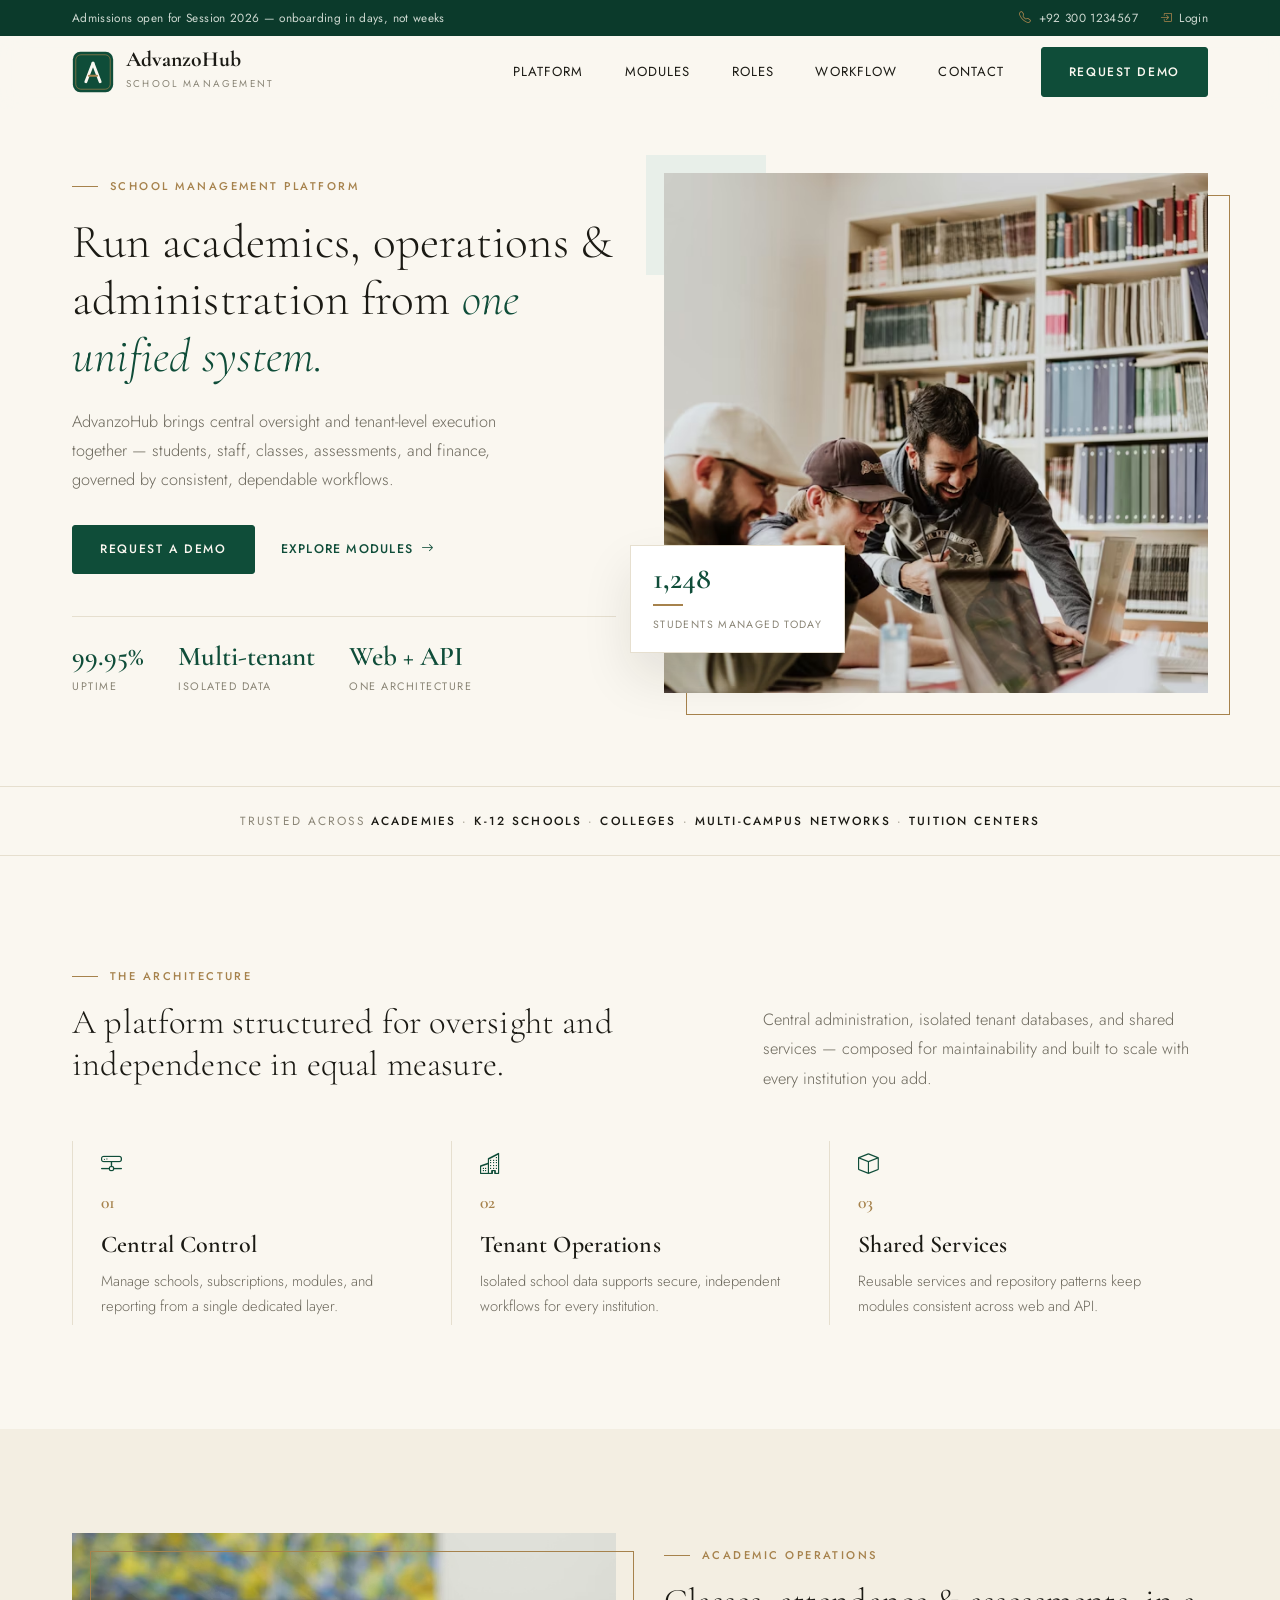
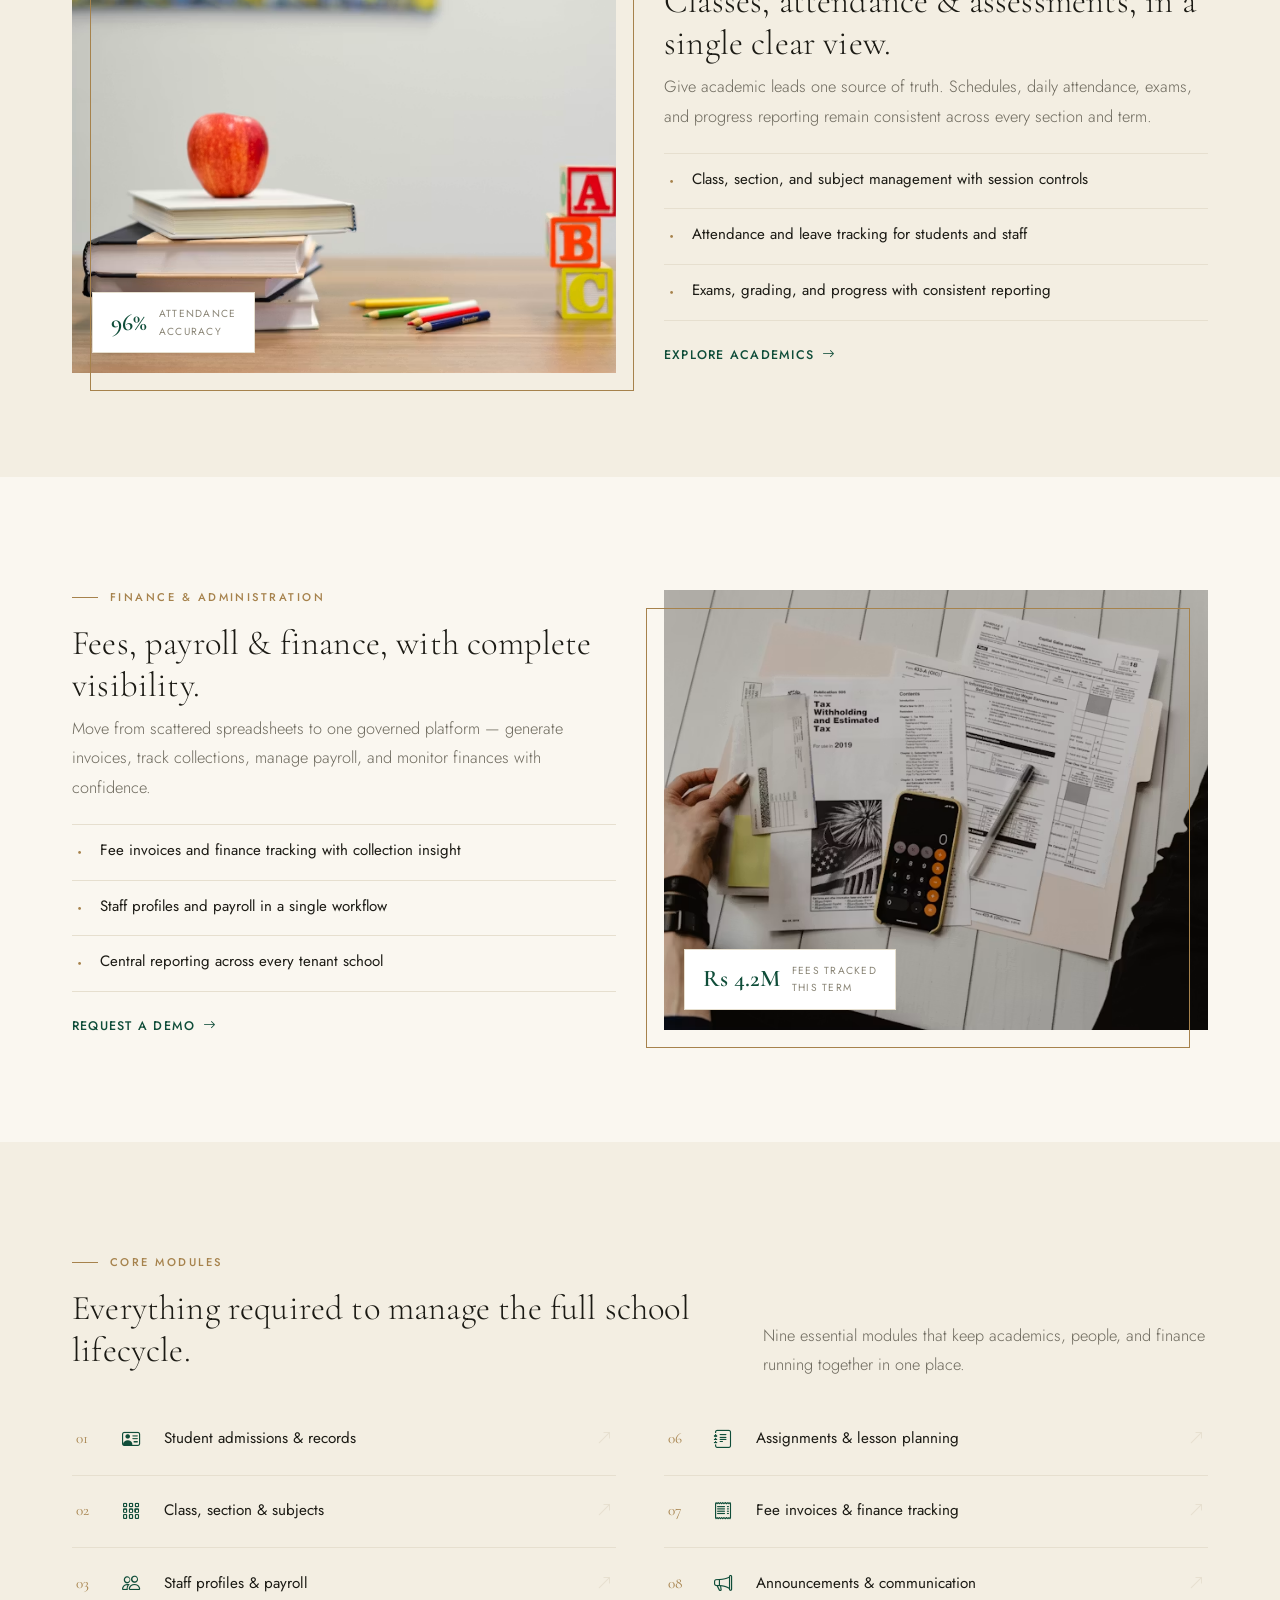
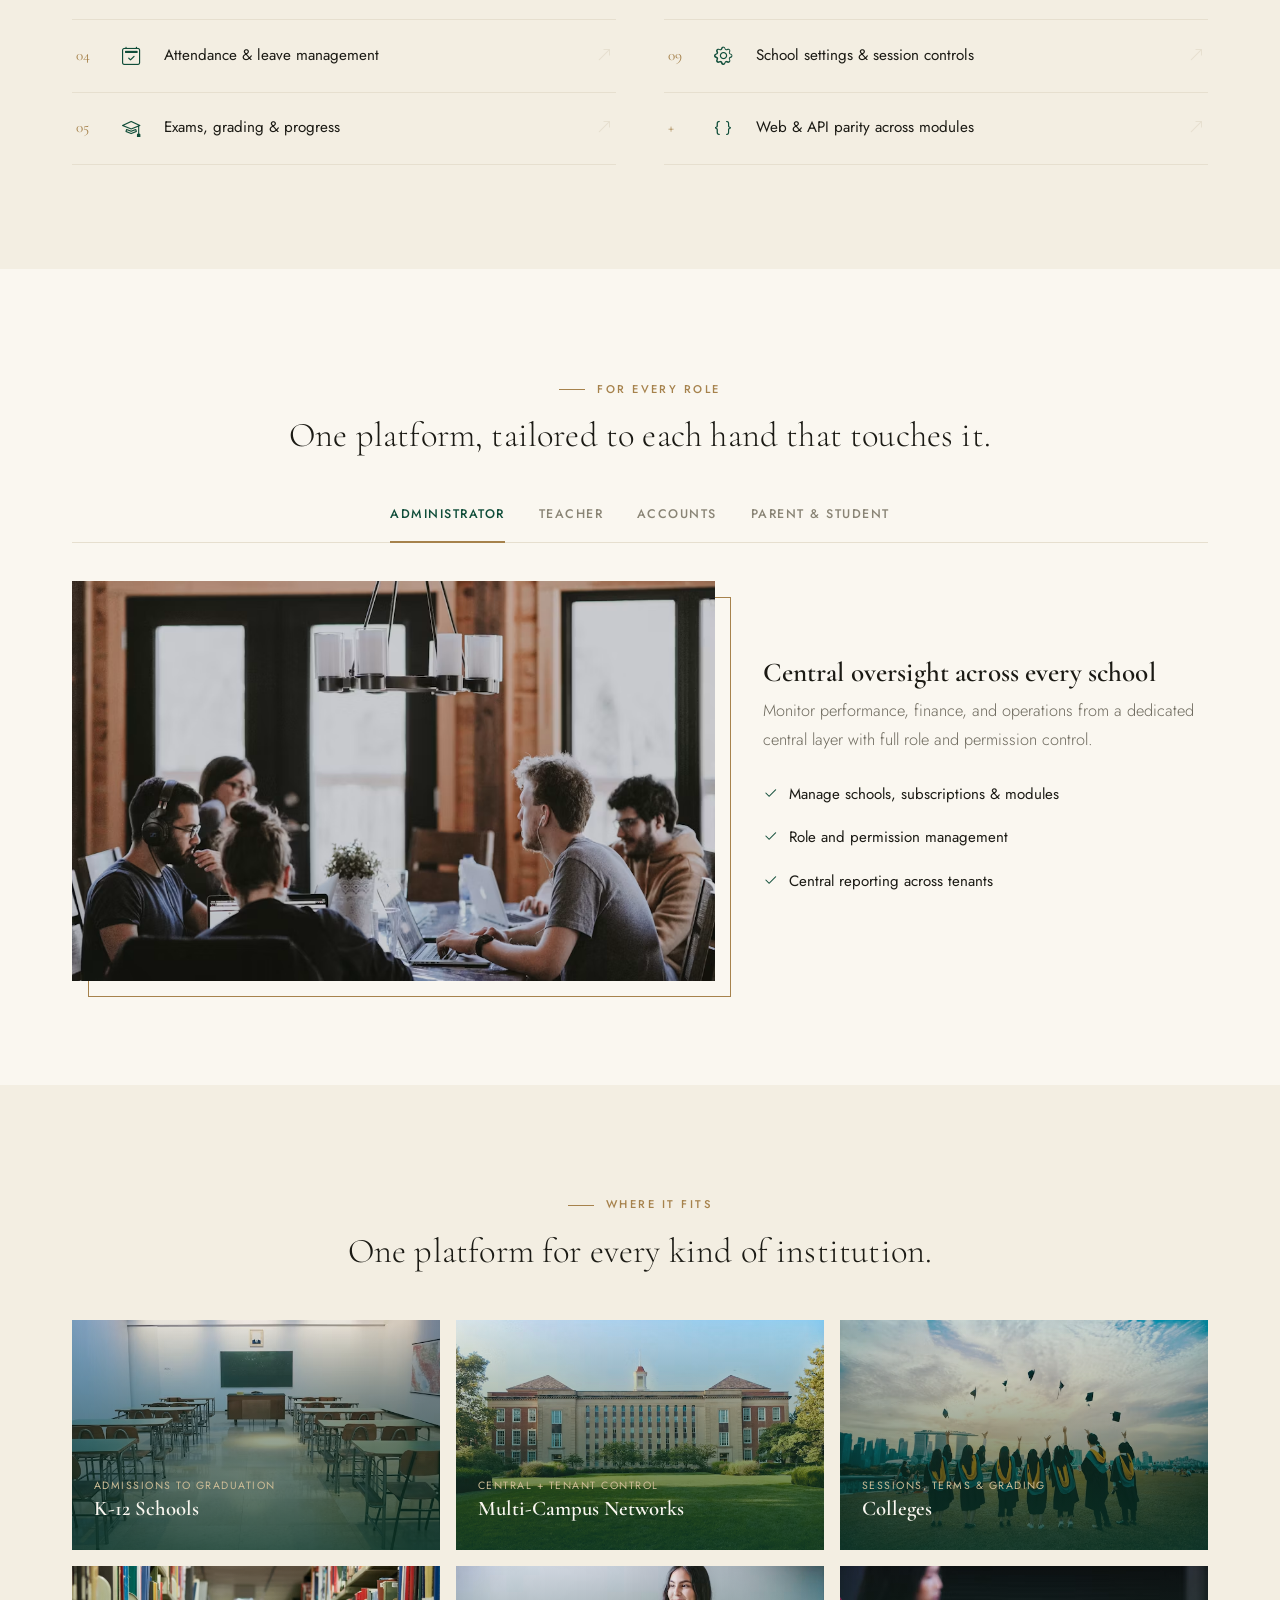
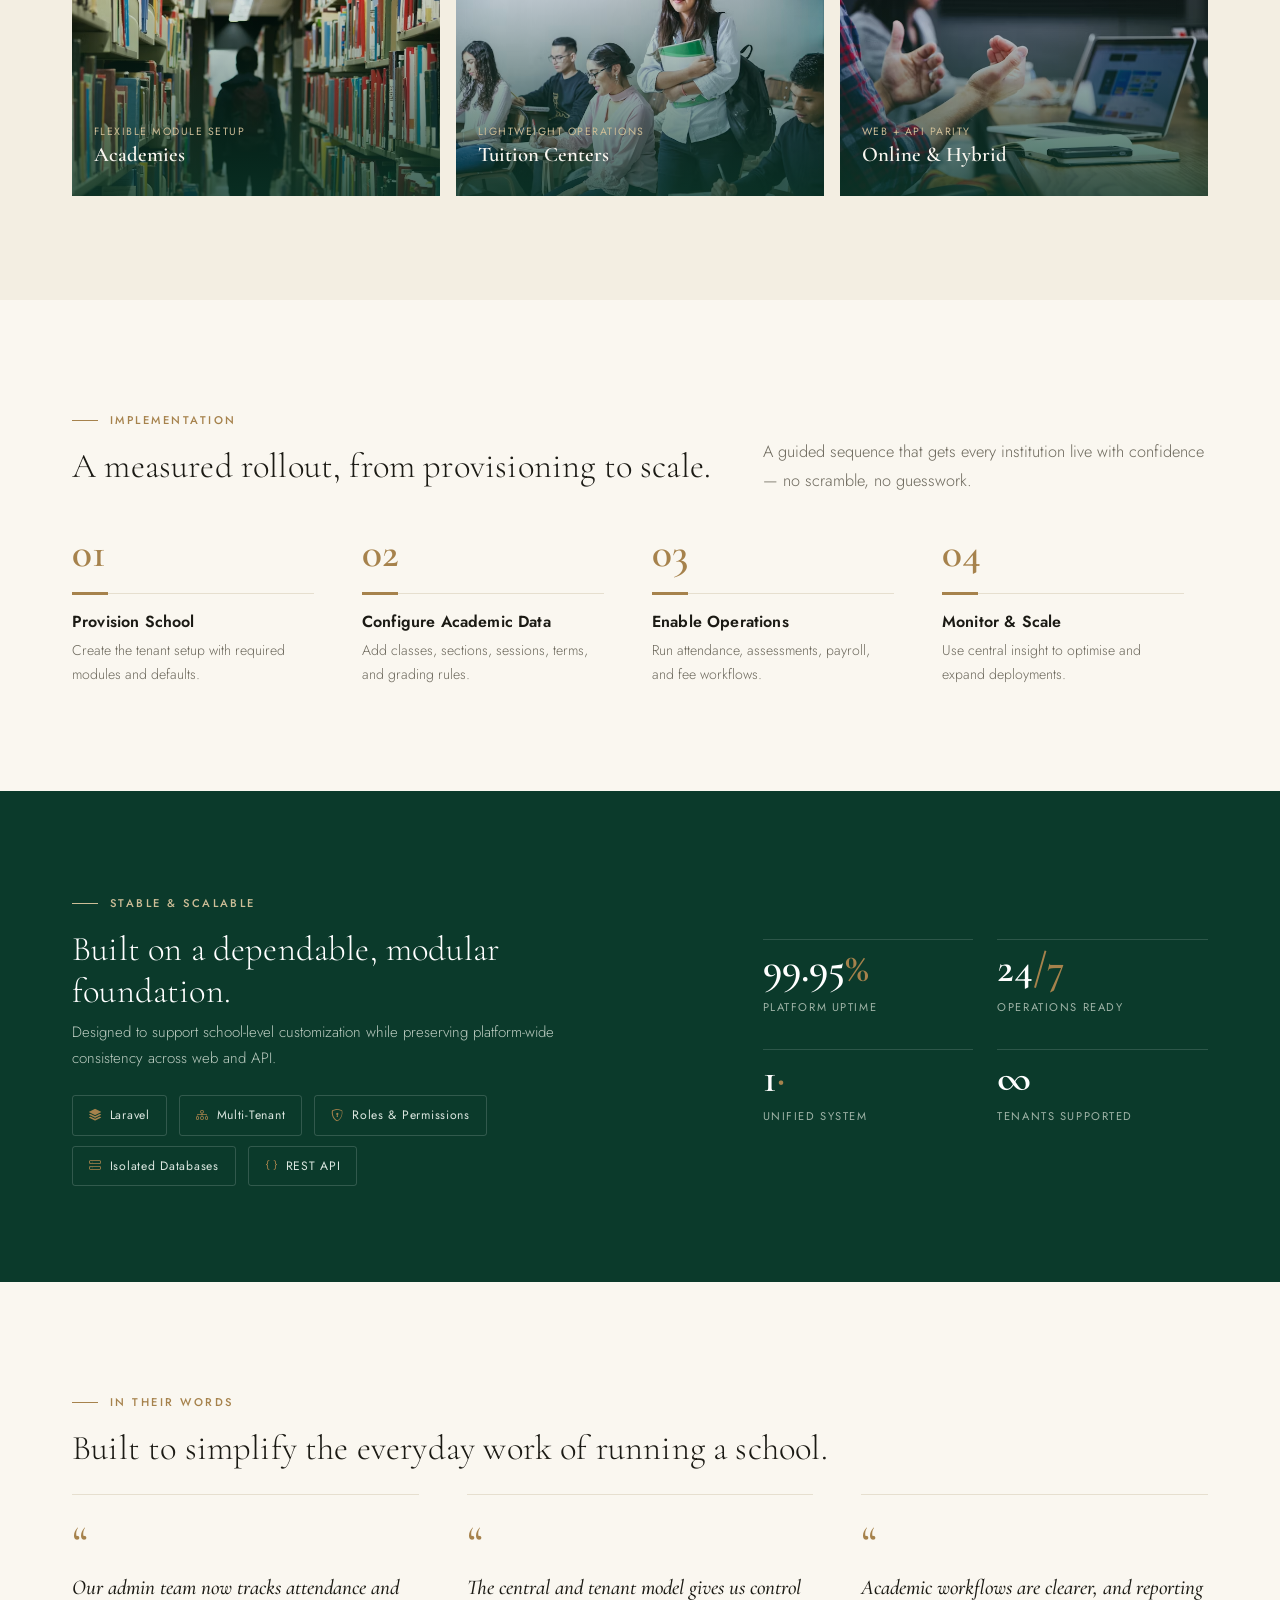
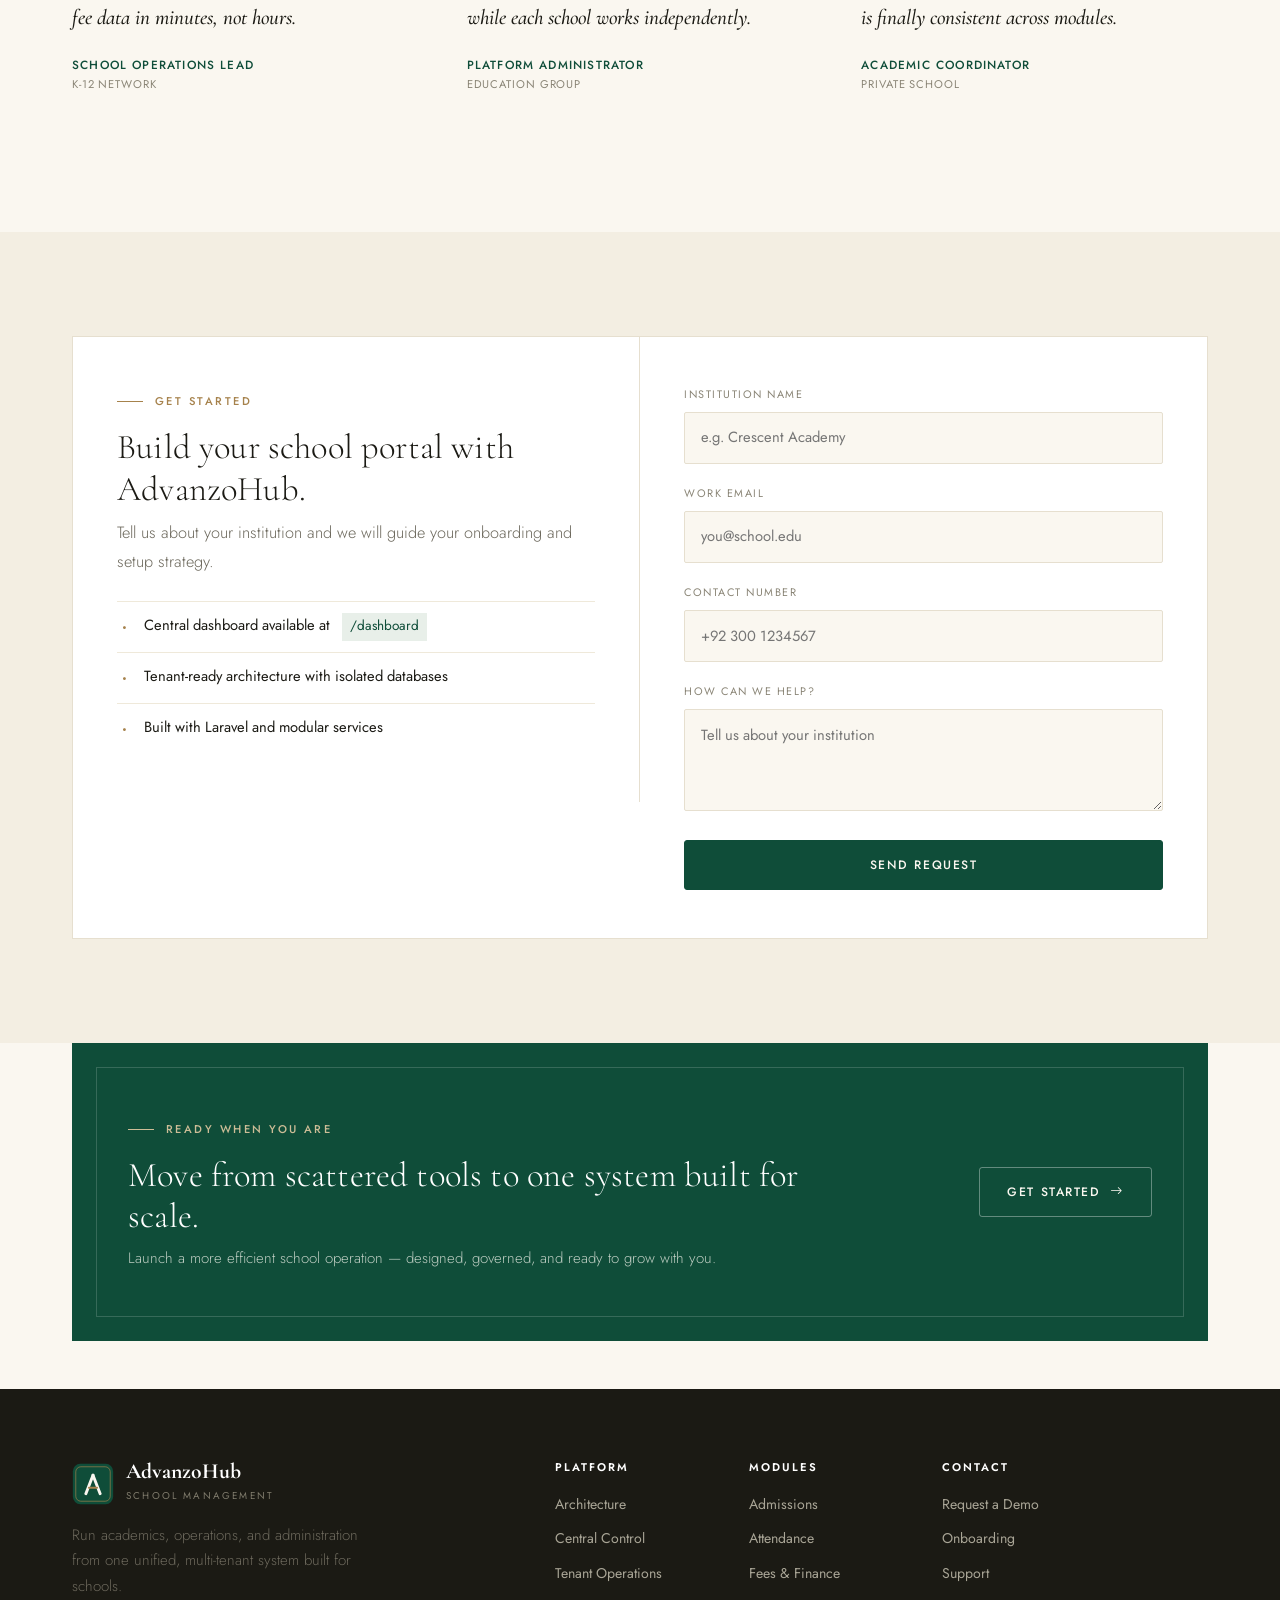
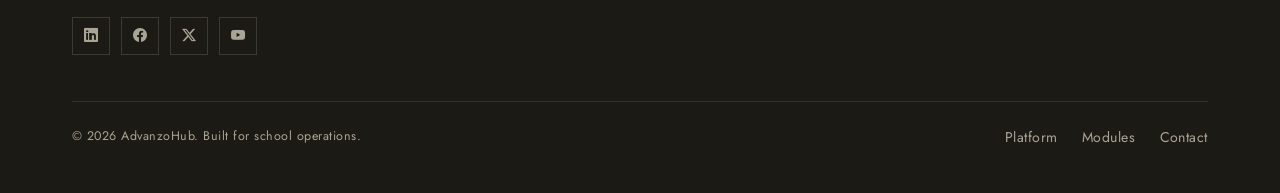
<file: index.html>
<!DOCTYPE html>
<html lang="en">
   <head>
      <meta charset="UTF-8">
      <meta name="viewport" content="width=device-width, initial-scale=1.0">
      <title>AdvanzoHub — School Management Platform</title>
      <meta name="description" content="A refined, multi-tenant school management platform. Run academics, operations, and administration from one unified system.">
      <link rel="icon" href="assets/images/favicon.ico" sizes="any">
      <link rel="icon" type="image/svg+xml" href="assets/images/favicon.svg">
      <link rel="apple-touch-icon" href="assets/images/apple-touch-icon.png">
      <link href="https://cdn.jsdelivr.net/npm/bootstrap@5.3.3/dist/css/bootstrap.min.css" rel="stylesheet">
      <link rel="stylesheet" href="https://cdn.jsdelivr.net/npm/bootstrap-icons@1.11.3/font/bootstrap-icons.min.css">
      <link rel="preconnect" href="https://fonts.googleapis.com">
      <link rel="preconnect" href="https://fonts.gstatic.com" crossorigin>
      <link href="https://fonts.googleapis.com/css2?family=Cormorant+Garamond:wght@500;600;700&family=Jost:wght@300;400;500;600&display=swap" rel="stylesheet">
      <link rel="stylesheet" type="text/css" href="assets/css/style.css">
   </head>
   <body>
      <!-- HEADER -->
      <div class="site-header" id="hdr">
         <div class="topbar">
            <div class="container">
               <div>Admissions open for Session 2026 — onboarding in days, not weeks</div>
               <div class="tb-right">
                  <span><i class="bi bi-telephone"></i> +92 300 1234567</span>
                  <a href="#"><i class="bi bi-box-arrow-in-right"></i> Login</a>
               </div>
            </div>
         </div>
         <nav class="navbar navbar-expand-lg">
            <div class="container">
               <a class="brand" href="#">
                  <span class="brand-mark">
                     <svg viewBox="0 0 100 100" aria-hidden="true">
                        <rect x="2" y="2" width="96" height="96" rx="18" fill="#0f4d39"/>
                        <rect x="9" y="9" width="82" height="82" rx="12" fill="none" stroke="#a6824c" stroke-width="1.6"/>
                        <g stroke-linecap="round">
                           <line x1="50" y1="29" x2="33" y2="73" stroke="#faf7f0" stroke-width="7"/>
                           <line x1="50" y1="29" x2="67" y2="73" stroke="#faf7f0" stroke-width="7"/>
                           <line x1="40.5" y1="59" x2="59.5" y2="59" stroke="#a6824c" stroke-width="5"/>
                        </g>
                     </svg>
                  </span>
                  <span><span class="brand-name d-block">AdvanzoHub</span><span class="brand-tag">School Management</span></span>
               </a>
               <button class="navbar-toggler border-0" type="button" data-bs-toggle="collapse" data-bs-target="#nm"><i class="bi bi-list fs-3"></i></button>
               <div class="collapse navbar-collapse justify-content-end" id="nm">
                  <ul class="navbar-nav align-items-lg-center">
                     <li class="nav-item"><a class="nav-link" href="#platform">Platform</a></li>
                     <li class="nav-item"><a class="nav-link" href="#modules">Modules</a></li>
                     <li class="nav-item"><a class="nav-link" href="#roles">Roles</a></li>
                     <li class="nav-item"><a class="nav-link" href="#workflow">Workflow</a></li>
                     <li class="nav-item"><a class="nav-link" href="#contact">Contact</a></li>
                     <li class="nav-item ms-lg-3 mt-2 mt-lg-0"><a class="btn btn-em" href="#contact">Request Demo</a></li>
                  </ul>
               </div>
            </div>
         </nav>
      </div>
      <!-- HERO -->
      <header class="hero">
         <div class="container">
            <div class="row align-items-center g-5">
               <div class="col-lg-6">
                  <span class="label">School Management Platform</span>
                  <h1 class="display-1">Run academics, operations &amp; administration from <span class="accent">one unified system.</span></h1>
                  <p class="lede">AdvanzoHub brings central oversight and tenant-level execution together — students, staff, classes, assessments, and finance, governed by consistent, dependable workflows.</p>
                  <div class="hero-cta">
                     <a href="#contact" class="btn btn-em">Request a Demo</a>
                     <a href="#modules" class="tlink">Explore Modules <i class="bi bi-arrow-right"></i></a>
                  </div>
                  <div class="hero-stats">
                     <div class="hero-stat">
                        <div class="v">99.95%</div>
                        <div class="k">Uptime</div>
                     </div>
                     <div class="hero-stat">
                        <div class="v">Multi-tenant</div>
                        <div class="k">Isolated data</div>
                     </div>
                     <div class="hero-stat">
                        <div class="v">Web + API</div>
                        <div class="k">One architecture</div>
                     </div>
                  </div>
               </div>
               <div class="col-lg-6">
                  <div class="hero-figure reveal">
                     <div class="gold-block"></div>
                     <div class="border-line"></div>
                     <div class="frame"><img src="assets/images/hero-img.avif" alt="Students and staff collaborating"></div>
                     <div class="hero-card">
                        <div class="hc-v">1,248</div>
                        <div class="hc-rule"></div>
                        <div class="hc-k">Students managed today</div>
                     </div>
                  </div>
               </div>
            </div>
         </div>
      </header>
      <!-- TRUST LINE -->
      <section class="trustline">
         <div class="container">
            <div class="tl-txt">Trusted across <b>Academies</b> · <b>K-12 Schools</b> · <b>Colleges</b> · <b>Multi-Campus Networks</b> · <b>Tuition Centers</b></div>
         </div>
      </section>
      <!-- PLATFORM -->
      <section class="sec" id="platform">
         <div class="container">
            <div class="row g-5 align-items-end mb-5">
               <div class="col-lg-7 sec-head reveal">
                  <span class="label">The Architecture</span>
                  <h2 class="display-2">A platform structured for oversight and independence in equal measure.</h2>
               </div>
               <div class="col-lg-5 reveal">
                  <p class="lede mb-0">Central administration, isolated tenant databases, and shared services — composed for maintainability and built to scale with every institution you add.</p>
               </div>
            </div>
            <div class="row g-0">
               <div class="col-md-4 reveal">
                  <div class="ix-col">
                     <div class="ix-ic"><i class="bi bi-hdd-network"></i></div>
                     <div class="ix-num">01</div>
                     <h4>Central Control</h4>
                     <p>Manage schools, subscriptions, modules, and reporting from a single dedicated layer.</p>
                  </div>
               </div>
               <div class="col-md-4 reveal">
                  <div class="ix-col">
                     <div class="ix-ic"><i class="bi bi-buildings"></i></div>
                     <div class="ix-num">02</div>
                     <h4>Tenant Operations</h4>
                     <p>Isolated school data supports secure, independent workflows for every institution.</p>
                  </div>
               </div>
               <div class="col-md-4 reveal">
                  <div class="ix-col">
                     <div class="ix-ic"><i class="bi bi-box"></i></div>
                     <div class="ix-num">03</div>
                     <h4>Shared Services</h4>
                     <p>Reusable services and repository patterns keep modules consistent across web and API.</p>
                  </div>
               </div>
            </div>
         </div>
      </section>
      <!-- SPLIT 1 -->
      <section class="sec sec-cream2">
         <div class="container">
            <div class="row align-items-center g-5">
               <div class="col-lg-6 reveal">
                  <div class="split-fig">
                     <div class="bl"></div>
                     <img src="assets/images/academic-operation.avif" alt="Academic operations">
                     <div class="split-tag">
                        <div class="v">96%</div>
                        <div class="k">Attendance<br>accuracy</div>
                     </div>
                  </div>
               </div>
               <div class="col-lg-6 reveal">
                  <span class="label">Academic Operations</span>
                  <h2 class="display-2 mt-3">Classes, attendance &amp; assessments, in a single clear view.</h2>
                  <p class="lede mt-2">Give academic leads one source of truth. Schedules, daily attendance, exams, and progress reporting remain consistent across every section and term.</p>
                  <ul class="split-list">
                     <li><i class="bi bi-dot"></i> Class, section, and subject management with session controls</li>
                     <li><i class="bi bi-dot"></i> Attendance and leave tracking for students and staff</li>
                     <li><i class="bi bi-dot"></i> Exams, grading, and progress with consistent reporting</li>
                  </ul>
                  <a href="#modules" class="tlink mt-4 d-inline-flex">Explore academics <i class="bi bi-arrow-right"></i></a>
               </div>
            </div>
         </div>
      </section>
      <!-- SPLIT 2 -->
      <section class="sec">
         <div class="container">
            <div class="row align-items-center g-5 flex-lg-row-reverse">
               <div class="col-lg-6 reveal">
                  <div class="split-fig left">
                     <div class="bl"></div>
                     <img src="assets/images/payrole.avif" alt="Finance and administration">
                     <div class="split-tag">
                        <div class="v">Rs 4.2M</div>
                        <div class="k">Fees tracked<br>this term</div>
                     </div>
                  </div>
               </div>
               <div class="col-lg-6 reveal">
                  <span class="label">Finance &amp; Administration</span>
                  <h2 class="display-2 mt-3">Fees, payroll &amp; finance, with complete visibility.</h2>
                  <p class="lede mt-2">Move from scattered spreadsheets to one governed platform — generate invoices, track collections, manage payroll, and monitor finances with confidence.</p>
                  <ul class="split-list">
                     <li><i class="bi bi-dot"></i> Fee invoices and finance tracking with collection insight</li>
                     <li><i class="bi bi-dot"></i> Staff profiles and payroll in a single workflow</li>
                     <li><i class="bi bi-dot"></i> Central reporting across every tenant school</li>
                  </ul>
                  <a href="#contact" class="tlink mt-4 d-inline-flex">Request a demo <i class="bi bi-arrow-right"></i></a>
               </div>
            </div>
         </div>
      </section>
      <!-- MODULES -->
      <section class="sec sec-cream2" id="modules">
         <div class="container">
            <div class="row g-5 align-items-end mb-4">
               <div class="col-lg-7 sec-head reveal">
                  <span class="label">Core Modules</span>
                  <h2 class="display-2">Everything required to manage the full school lifecycle.</h2>
               </div>
               <div class="col-lg-5 reveal">
                  <p class="lede mb-0">Nine essential modules that keep academics, people, and finance running together in one place.</p>
               </div>
            </div>
            <div class="row g-lg-5">
               <div class="col-lg-6 reveal">
                  <div class="mod-row"><span class="mn">01</span><span class="mi"><i class="bi bi-person-vcard"></i></span><span class="mt">Student admissions &amp; records</span><span class="ma"><i class="bi bi-arrow-up-right"></i></span></div>
                  <div class="mod-row"><span class="mn">02</span><span class="mi"><i class="bi bi-grid-3x3-gap"></i></span><span class="mt">Class, section &amp; subjects</span><span class="ma"><i class="bi bi-arrow-up-right"></i></span></div>
                  <div class="mod-row"><span class="mn">03</span><span class="mi"><i class="bi bi-people"></i></span><span class="mt">Staff profiles &amp; payroll</span><span class="ma"><i class="bi bi-arrow-up-right"></i></span></div>
                  <div class="mod-row"><span class="mn">04</span><span class="mi"><i class="bi bi-calendar2-check"></i></span><span class="mt">Attendance &amp; leave management</span><span class="ma"><i class="bi bi-arrow-up-right"></i></span></div>
                  <div class="mod-row"><span class="mn">05</span><span class="mi"><i class="bi bi-mortarboard"></i></span><span class="mt">Exams, grading &amp; progress</span><span class="ma"><i class="bi bi-arrow-up-right"></i></span></div>
               </div>
               <div class="col-lg-6 reveal">
                  <div class="mod-row"><span class="mn">06</span><span class="mi"><i class="bi bi-journal-text"></i></span><span class="mt">Assignments &amp; lesson planning</span><span class="ma"><i class="bi bi-arrow-up-right"></i></span></div>
                  <div class="mod-row"><span class="mn">07</span><span class="mi"><i class="bi bi-receipt"></i></span><span class="mt">Fee invoices &amp; finance tracking</span><span class="ma"><i class="bi bi-arrow-up-right"></i></span></div>
                  <div class="mod-row"><span class="mn">08</span><span class="mi"><i class="bi bi-megaphone"></i></span><span class="mt">Announcements &amp; communication</span><span class="ma"><i class="bi bi-arrow-up-right"></i></span></div>
                  <div class="mod-row"><span class="mn">09</span><span class="mi"><i class="bi bi-gear"></i></span><span class="mt">School settings &amp; session controls</span><span class="ma"><i class="bi bi-arrow-up-right"></i></span></div>
                  <div class="mod-row" style="border-bottom:1px solid var(--line)"><span class="mn">+</span><span class="mi"><i class="bi bi-braces"></i></span><span class="mt">Web &amp; API parity across modules</span><span class="ma"><i class="bi bi-arrow-up-right"></i></span></div>
               </div>
            </div>
         </div>
      </section>
      <!-- ROLES -->
      <section class="sec" id="roles">
         <div class="container">
            <div class="sec-head text-center mb-5 reveal">
               <span class="label center">For Every Role</span>
               <h2 class="display-2 mt-3">One platform, tailored to each hand that touches it.</h2>
            </div>
            <ul class="nav role-nav justify-content-center reveal" role="tablist">
               <li class="nav-item"><button class="nav-link active" data-bs-toggle="pill" data-bs-target="#r1" type="button">Administrator</button></li>
               <li class="nav-item"><button class="nav-link" data-bs-toggle="pill" data-bs-target="#r2" type="button">Teacher</button></li>
               <li class="nav-item"><button class="nav-link" data-bs-toggle="pill" data-bs-target="#r3" type="button">Accounts</button></li>
               <li class="nav-item"><button class="nav-link" data-bs-toggle="pill" data-bs-target="#r4" type="button">Parent &amp; Student</button></li>
            </ul>
            <div class="tab-content reveal">
               <div class="tab-pane fade show active" id="r1">
                  <div class="row align-items-center g-5">
                     <div class="col-lg-7">
                        <div class="role-fig">
                           <div class="bl"></div>
                           <img src="assets/images/role-1.avif" alt="Administration">
                        </div>
                     </div>
                     <div class="col-lg-5 role-pane">
                        <h3>Central oversight across every school</h3>
                        <p class="lede mt-2">Monitor performance, finance, and operations from a dedicated central layer with full role and permission control.</p>
                        <ul class="role-list">
                           <li><i class="bi bi-check2"></i> Manage schools, subscriptions &amp; modules</li>
                           <li><i class="bi bi-check2"></i> Role and permission management</li>
                           <li><i class="bi bi-check2"></i> Central reporting across tenants</li>
                        </ul>
                     </div>
                  </div>
               </div>
               <div class="tab-pane fade" id="r2">
                  <div class="row align-items-center g-5">
                     <div class="col-lg-7">
                        <div class="role-fig">
                           <div class="bl"></div>
                           <img src="assets/images/role-2.avif" alt="Teacher">
                        </div>
                     </div>
                     <div class="col-lg-5 role-pane">
                        <h3>Less administration, more teaching</h3>
                        <p class="lede mt-2">Streamline lesson planning, grading, and communication so teachers spend their time where it matters most.</p>
                        <ul class="role-list">
                           <li><i class="bi bi-check2"></i> Assignments &amp; lesson planning</li>
                           <li><i class="bi bi-check2"></i> Exams, grading &amp; progress</li>
                           <li><i class="bi bi-check2"></i> Class attendance in a few taps</li>
                        </ul>
                     </div>
                  </div>
               </div>
               <div class="tab-pane fade" id="r3">
                  <div class="row align-items-center g-5">
                     <div class="col-lg-7">
                        <div class="role-fig">
                           <div class="bl"></div>
                           <img src="assets/images/role-3.avif" alt="Accounts">
                        </div>
                     </div>
                     <div class="col-lg-5 role-pane">
                        <h3>Fees and finance, fully accounted for</h3>
                        <p class="lede mt-2">Generate invoices, track collections, and manage payroll with consistent, auditable workflows.</p>
                        <ul class="role-list">
                           <li><i class="bi bi-check2"></i> Fee invoices &amp; collection tracking</li>
                           <li><i class="bi bi-check2"></i> Staff payroll management</li>
                           <li><i class="bi bi-check2"></i> Finance reporting &amp; insight</li>
                        </ul>
                     </div>
                  </div>
               </div>
               <div class="tab-pane fade" id="r4">
                  <div class="row align-items-center g-5">
                     <div class="col-lg-7">
                        <div class="role-fig">
                           <div class="bl"></div>
                           <img src="assets/images/role-4.avif" alt="Parents and students">
                        </div>
                     </div>
                     <div class="col-lg-5 role-pane">
                        <h3>Clear communication, always on time</h3>
                        <p class="lede mt-2">Keep families informed with announcements, progress, and fee updates in one consistent place.</p>
                        <ul class="role-list">
                           <li><i class="bi bi-check2"></i> Announcements &amp; communication</li>
                           <li><i class="bi bi-check2"></i> Progress &amp; attendance visibility</li>
                           <li><i class="bi bi-check2"></i> Fee status updates</li>
                        </ul>
                     </div>
                  </div>
               </div>
            </div>
         </div>
      </section>
      <!-- INDUSTRIES -->
      <section class="sec sec-cream2">
         <div class="container">
            <div class="sec-head text-center mb-5 reveal">
               <span class="label center">Where It Fits</span>
               <h2 class="display-2 mt-3">One platform for every kind of institution.</h2>
            </div>
            <div class="row g-3">
               <div class="col-md-6 col-lg-4 reveal">
                  <a class="ind" href="#contact">
                     <img src="assets/images/platform-1.avif" alt="K-12">
                     <div class="ind-body">
                        <span>Admissions to graduation</span>
                        <h5>K-12 Schools</h5>
                     </div>
                  </a>
               </div>
               <div class="col-md-6 col-lg-4 reveal">
                  <a class="ind" href="#contact">
                     <img src="assets/images/platform-2.avif" alt="Multi-campus">
                     <div class="ind-body">
                        <span>Central + tenant control</span>
                        <h5>Multi-Campus Networks</h5>
                     </div>
                  </a>
               </div>
               <div class="col-md-6 col-lg-4 reveal">
                  <a class="ind" href="#contact">
                     <img src="assets/images/platform-3.avif" alt="Colleges">
                     <div class="ind-body">
                        <span>Sessions, terms &amp; grading</span>
                        <h5>Colleges</h5>
                     </div>
                  </a>
               </div>
               <div class="col-md-6 col-lg-4 reveal">
                  <a class="ind" href="#contact">
                     <img src="assets/images/platform-4.avif" alt="Academies">
                     <div class="ind-body">
                        <span>Flexible module setup</span>
                        <h5>Academies</h5>
                     </div>
                  </a>
               </div>
               <div class="col-md-6 col-lg-4 reveal">
                  <a class="ind" href="#contact">
                     <img src="assets/images/platform-5.avif" alt="Tuition centers">
                     <div class="ind-body">
                        <span>Lightweight operations</span>
                        <h5>Tuition Centers</h5>
                     </div>
                  </a>
               </div>
               <div class="col-md-6 col-lg-4 reveal">
                  <a class="ind" href="#contact">
                     <img src="assets/images/platform-6.avif" alt="Online">
                     <div class="ind-body">
                        <span>Web + API parity</span>
                        <h5>Online &amp; Hybrid</h5>
                     </div>
                  </a>
               </div>
            </div>
         </div>
      </section>
      <!-- WORKFLOW -->
      <section class="sec" id="workflow">
         <div class="container">
            <div class="row g-5 align-items-end mb-2">
               <div class="col-lg-7 sec-head reveal">
                  <span class="label">Implementation</span>
                  <h2 class="display-2">A measured rollout, from provisioning to scale.</h2>
               </div>
               <div class="col-lg-5 reveal">
                  <p class="lede mb-0">A guided sequence that gets every institution live with confidence — no scramble, no guesswork.</p>
               </div>
            </div>
            <div class="flow">
               <div class="row g-4">
                  <div class="col-md-6 col-lg-3 reveal">
                     <div class="flow-item">
                        <div class="flow-num">01</div>
                        <div class="flow-rule"></div>
                        <h5>Provision School</h5>
                        <p>Create the tenant setup with required modules and defaults.</p>
                     </div>
                  </div>
                  <div class="col-md-6 col-lg-3 reveal">
                     <div class="flow-item">
                        <div class="flow-num">02</div>
                        <div class="flow-rule"></div>
                        <h5>Configure Academic Data</h5>
                        <p>Add classes, sections, sessions, terms, and grading rules.</p>
                     </div>
                  </div>
                  <div class="col-md-6 col-lg-3 reveal">
                     <div class="flow-item">
                        <div class="flow-num">03</div>
                        <div class="flow-rule"></div>
                        <h5>Enable Operations</h5>
                        <p>Run attendance, assessments, payroll, and fee workflows.</p>
                     </div>
                  </div>
                  <div class="col-md-6 col-lg-3 reveal">
                     <div class="flow-item">
                        <div class="flow-num">04</div>
                        <div class="flow-rule"></div>
                        <h5>Monitor &amp; Scale</h5>
                        <p>Use central insight to optimise and expand deployments.</p>
                     </div>
                  </div>
               </div>
            </div>
         </div>
      </section>
      <!-- EMERALD BAND -->
      <section class="band">
         <div class="container">
            <div class="row g-5 align-items-center">
               <div class="col-lg-6 reveal">
                  <span class="label light">Stable &amp; Scalable</span>
                  <h2 class="display-2 mt-3">Built on a dependable, modular foundation.</h2>
                  <p class="mt-2 mb-0">Designed to support school-level customization while preserving platform-wide consistency across web and API.</p>
                  <div class="band-tech mt-4">
                     <span class="band-pill"><i class="bi bi-stack"></i> Laravel</span>
                     <span class="band-pill"><i class="bi bi-diagram-3"></i> Multi-Tenant</span>
                     <span class="band-pill"><i class="bi bi-shield-lock"></i> Roles &amp; Permissions</span>
                     <span class="band-pill"><i class="bi bi-hdd-stack"></i> Isolated Databases</span>
                     <span class="band-pill"><i class="bi bi-braces"></i> REST API</span>
                  </div>
               </div>
               <div class="col-lg-5 offset-lg-1">
                  <div class="row g-4">
                     <div class="col-6 reveal">
                        <div class="stat">
                           <div class="v">99.95<em>%</em></div>
                           <div class="k">Platform uptime</div>
                        </div>
                     </div>
                     <div class="col-6 reveal">
                        <div class="stat">
                           <div class="v">24<em>/7</em></div>
                           <div class="k">Operations ready</div>
                        </div>
                     </div>
                     <div class="col-6 reveal">
                        <div class="stat">
                           <div class="v">1<em>·</em></div>
                           <div class="k">Unified system</div>
                        </div>
                     </div>
                     <div class="col-6 reveal">
                        <div class="stat">
                           <div class="v">∞</div>
                           <div class="k">Tenants supported</div>
                        </div>
                     </div>
                  </div>
               </div>
            </div>
         </div>
      </section>
      <!-- TESTIMONIALS -->
      <section class="sec">
         <div class="container">
            <div class="sec-head mb-4 reveal">
               <span class="label">In Their Words</span>
               <h2 class="display-2">Built to simplify the everyday work of running a school.</h2>
            </div>
            <div class="row g-5">
               <div class="col-lg-4 reveal">
                  <div class="quote">
                     <div class="qm">&ldquo;</div>
                     <p>Our admin team now tracks attendance and fee data in minutes, not hours.</p>
                     <div class="who">School Operations Lead</div>
                     <div class="org">K-12 Network</div>
                  </div>
               </div>
               <div class="col-lg-4 reveal">
                  <div class="quote">
                     <div class="qm">&ldquo;</div>
                     <p>The central and tenant model gives us control while each school works independently.</p>
                     <div class="who">Platform Administrator</div>
                     <div class="org">Education Group</div>
                  </div>
               </div>
               <div class="col-lg-4 reveal">
                  <div class="quote">
                     <div class="qm">&ldquo;</div>
                     <p>Academic workflows are clearer, and reporting is finally consistent across modules.</p>
                     <div class="who">Academic Coordinator</div>
                     <div class="org">Private School</div>
                  </div>
               </div>
            </div>
         </div>
      </section>
      <!-- CONTACT FORM -->
      <section class="sec sec-cream2" id="contact">
         <div class="container">
            <div class="form-wrap reveal">
               <div class="row g-0">
                  <div class="col-lg-6">
                     <div class="form-left">
                        <span class="label">Get Started</span>
                        <h2 class="display-2 mt-3">Build your school portal with AdvanzoHub.</h2>
                        <p class="lede mt-2 mb-0">Tell us about your institution and we will guide your onboarding and setup strategy.</p>
                        <ul>
                           <li><i class="bi bi-dot"></i> Central dashboard available at <code>/dashboard</code></li>
                           <li><i class="bi bi-dot"></i> Tenant-ready architecture with isolated databases</li>
                           <li><i class="bi bi-dot"></i> Built with Laravel and modular services</li>
                        </ul>
                     </div>
                  </div>
                  <div class="col-lg-6">
                     <div class="form-right">
                        <div class="form-field"><label>Institution Name</label><input type="text" placeholder="e.g. Crescent Academy"></div>
                        <div class="form-field"><label>Work Email</label><input type="email" placeholder="you@school.edu"></div>
                        <div class="form-field"><label>Contact Number</label><input type="tel" placeholder="+92 300 1234567"></div>
                        <div class="form-field"><label>How can we help?</label><textarea rows="3" placeholder="Tell us about your institution"></textarea></div>
                        <button class="btn btn-em w-100" type="button">Send Request</button>
                     </div>
                  </div>
               </div>
            </div>
         </div>
      </section>
      <!-- FINAL CTA -->
      <section class="pb-5" style="padding-top:0">
         <div class="container">
            <div class="final reveal">
               <div class="row align-items-center g-4">
                  <div class="col-lg-8">
                     <span class="label light">Ready When You Are</span>
                     <h2 class="display-2 mt-3 mb-2">Move from scattered tools to one system built for scale.</h2>
                     <p class="mb-0">Launch a more efficient school operation — designed, governed, and ready to grow with you.</p>
                  </div>
                  <div class="col-lg-4 text-lg-end"><a href="#contact" class="btn btn-gold">Get Started <i class="bi bi-arrow-right ms-1"></i></a></div>
               </div>
            </div>
         </div>
      </section>
      <!-- FOOTER -->
      <footer>
         <div class="container">
            <div class="row g-4">
               <div class="col-lg-4">
                  <a class="brand mb-3" href="#">
                     <span class="brand-mark">
                        <svg viewBox="0 0 100 100" aria-hidden="true">
                           <rect x="2" y="2" width="96" height="96" rx="18" fill="#0f4d39"/>
                           <rect x="9" y="9" width="82" height="82" rx="12" fill="none" stroke="#a6824c" stroke-width="1.6"/>
                           <g stroke-linecap="round">
                              <line x1="50" y1="29" x2="33" y2="73" stroke="#faf7f0" stroke-width="7"/>
                              <line x1="50" y1="29" x2="67" y2="73" stroke="#faf7f0" stroke-width="7"/>
                              <line x1="40.5" y1="59" x2="59.5" y2="59" stroke="#a6824c" stroke-width="5"/>
                           </g>
                        </svg>
                     </span>
                     <span><span class="brand-name d-block">AdvanzoHub</span><span class="brand-tag">School Management</span></span>
                  </a>
                  <p style="max-width:300px">Run academics, operations, and administration from one unified, multi-tenant system built for schools.</p>
                  <div class="soc"><a href="#"><i class="bi bi-linkedin"></i></a><a href="#"><i class="bi bi-facebook"></i></a><a href="#"><i class="bi bi-twitter-x"></i></a><a href="#"><i class="bi bi-youtube"></i></a></div>
               </div>
               <div class="col-6 col-lg-2 offset-lg-1">
                  <h6>Platform</h6>
                  <a href="#platform">Architecture</a><a href="#platform">Central Control</a><a href="#platform">Tenant Operations</a>
               </div>
               <div class="col-6 col-lg-2">
                  <h6>Modules</h6>
                  <a href="#modules">Admissions</a><a href="#modules">Attendance</a><a href="#modules">Fees &amp; Finance</a>
               </div>
               <div class="col-6 col-lg-3">
                  <h6>Contact</h6>
                  <a href="#contact">Request a Demo</a><a href="#contact">Onboarding</a><a href="#contact">Support</a>
               </div>
            </div>
            <div class="foot-bottom d-flex flex-wrap justify-content-between gap-2">
               <span>© 2026 AdvanzoHub. Built for school operations.</span>
               <span class="d-flex gap-4"><a href="#platform" class="d-inline">Platform</a><a href="#modules" class="d-inline">Modules</a><a href="#contact" class="d-inline">Contact</a></span>
            </div>
         </div>
      </footer>
      <script src="https://cdn.jsdelivr.net/npm/bootstrap@5.3.3/dist/js/bootstrap.bundle.min.js"></script>
      <script src="assets/js/script.js"></script>
   </body>
</html>
</file>
<file: assets/css/style.css>
:root {
  --ink: #1b1a14;
  --emerald: #0f4d39;
  --emerald-deep: #0b3a2b;
  --emerald-2: #13624a;
  --emerald-soft: #e8efe9;
  --gold: #a6824c;
  --gold-2: #8f6e3c;
  --cream: #faf7f0;
  --cream-2: #f3eee2;
  --paper: #ffffff;
  --muted: #6c685c;
  --muted-2: #8a8576;
  --line: #e6dfcf;
  --line-2: #efe9da;
}

* {
  -webkit-font-smoothing: antialiased;
}

html {
  scroll-behavior: smooth;
}

body {
  font-family: 'Jost', sans-serif;
  font-weight: 400;
  color: var(--ink);
  background: var(--cream);
  font-size: 15px;
  line-height: 1.7;
  overflow-x: hidden;
}

h1,
h2,
h3,
h4 {
  font-family: 'Cormorant Garamond', serif;
  font-weight: 600;
  color: var(--ink);
  letter-spacing: .005em;
  line-height: 1.12;
}

h5,
h6 {
  font-family: 'Jost', sans-serif;
  font-weight: 600;
  color: var(--ink);
}

p {
  color: var(--muted);
  font-weight: 300;
}

a {
  text-decoration: none;
}

.container {
  max-width: 1160px;
}

img {
  max-width: 100%;
}

/* Labels */
.label {
  display: inline-flex;
  align-items: center;
  gap: 12px;
  font-size: .7rem;
  font-weight: 500;
  letter-spacing: .22em;
  text-transform: uppercase;
  color: var(--gold);
}

.label::before {
  content: "";
  width: 26px;
  height: 1px;
  background: var(--gold);
  display: inline-block;
}

.label.center {
  justify-content: center;
}

.label.light {
  color: #cdbd97;
}

.label.light::before {
  background: #cdbd97;
}

.display-1 {
  font-size: clamp(2rem, 3.7vw, 3.15rem);
}

.display-2 {
  font-size: clamp(1.6rem, 2.7vw, 2.25rem);
}

.lede {
  font-size: 1.02rem;
  font-weight: 300;
  color: var(--muted);
  line-height: 1.8;
}

/* Buttons */
.btn {
  font-family: 'Jost';
  font-weight: 500;
  font-size: .76rem;
  letter-spacing: .13em;
  text-transform: uppercase;
  border-radius: 3px;
  padding: .92rem 1.7rem;
  transition: .3s ease;
}

.btn-em {
  background: var(--emerald);
  color: var(--cream);
  border: 1px solid var(--emerald);
}

.btn-em:hover {
  background: var(--emerald-deep);
  border-color: var(--emerald-deep);
  color: #fff;
  transform: translateY(-2px);
}

.btn-out {
  background: transparent;
  color: var(--emerald);
  border: 1px solid var(--line);
}

.btn-out:hover {
  border-color: var(--emerald);
  color: var(--emerald);
  background: transparent;
  transform: translateY(-2px);
}

.btn-gold {
  background: transparent;
  color: var(--cream);
  border: 1px solid rgba(255, 255, 255, .35);
}

.btn-gold:hover {
  background: var(--gold);
  border-color: var(--gold);
  color: #fff;
  transform: translateY(-2px);
}

.tlink {
  font-size: .78rem;
  font-weight: 500;
  letter-spacing: .1em;
  text-transform: uppercase;
  color: var(--emerald);
  display: inline-flex;
  align-items: center;
  gap: 8px;
}

.tlink i {
  transition: .25s;
}

.tlink:hover {
  color: var(--gold-2);
}

.tlink:hover i {
  transform: translateX(4px);
}

/* Header */
.site-header {
  position: fixed;
  top: 0;
  left: 0;
  right: 0;
  z-index: 1030;
}

.topbar {
  background: var(--emerald-deep);
  color: #cdd8d0;
  font-size: .74rem;
  letter-spacing: .03em;
  transition: .35s;
}

.topbar .container {
  display: flex;
  align-items: center;
  justify-content: space-between;
  padding: 8px 12px;
}

.topbar a {
  color: #cdd8d0;
}

.topbar a:hover {
  color: #fff;
}

.topbar .tb-right {
  display: flex;
  gap: 22px;
}

.topbar .tb-right span,
.topbar .tb-right a {
  display: flex;
  align-items: center;
  gap: 7px;
}

.topbar i {
  color: var(--gold);
}

.site-header.scrolled .topbar {
  height: 0;
  padding: 0;
  opacity: 0;
  overflow: hidden;
}

.navbar {
  background: rgba(250, 247, 240, .85);
  backdrop-filter: blur(12px);
  border-bottom: 1px solid transparent;
  transition: .3s;
  padding: .7rem 0;
}

.site-header.scrolled .navbar {
  border-bottom: 1px solid var(--line);
  background: rgba(250, 247, 240, .96);
}

.brand {
  display: flex;
  align-items: center;
  gap: 12px;
}

.brand-mark {
  width: 42px;
  height: 42px;
  display: block;
  flex-shrink: 0;
}

.brand-mark svg {
  display: block;
  width: 100%;
  height: 100%;
}

.brand-name {
  font-family: 'Cormorant Garamond', serif;
  font-weight: 700;
  font-size: 1.35rem;
  line-height: 1;
  color: var(--ink);
}

.brand-tag {
  font-size: .62rem;
  letter-spacing: .22em;
  text-transform: uppercase;
  color: var(--muted-2);
}

.navbar .nav-link {
  font-size: .82rem;
  font-weight: 400;
  letter-spacing: .08em;
  text-transform: uppercase;
  color: var(--ink);
  margin: 0 .8rem;
  transition: .2s;
  position: relative;
}

.navbar .nav-link:hover {
  color: var(--emerald);
}

.navbar .nav-link::after {
  content: "";
  position: absolute;
  left: 0;
  bottom: -4px;
  width: 0;
  height: 1px;
  background: var(--gold);
  transition: .28s;
}

.navbar .nav-link:hover::after {
  width: 100%;
}

/* Hero */
.hero {
  padding: 170px 0 90px;
  position: relative;
}

.hero::after {
  content: "";
  position: absolute;
  top: 140px;
  right: 0;
  width: 46%;
  height: 1px;
  background: var(--line);
  opacity: 0;
}

.hero h1 {
  margin: 18px 0 22px;
}

.hero h1 .accent {
  font-style: italic;
  color: var(--emerald);
}

.hero .lede {
  max-width: 480px;
}

.hero-cta {
  display: flex;
  align-items: center;
  gap: 26px;
  margin-top: 30px;
  flex-wrap: wrap;
}

.hero-stats {
  display: flex;
  gap: 34px;
  margin-top: 42px;
  padding-top: 26px;
  border-top: 1px solid var(--line);
}

.hero-stat .v {
  font-family: 'Cormorant Garamond', serif;
  font-weight: 600;
  font-size: 1.7rem;
  color: var(--emerald);
  line-height: 1;
}

.hero-stat .k {
  font-size: .68rem;
  letter-spacing: .14em;
  text-transform: uppercase;
  color: var(--muted-2);
  margin-top: 7px;
}

/* Hero visual */
.hero-figure {
  position: relative;
}

.hero-figure .frame {
  position: relative;
  z-index: 2;
}

.hero-figure img {
  width: 100%;
  height: 520px;
  object-fit: cover;
  display: block;
}

.hero-figure .border-line {
  position: absolute;
  top: 22px;
  right: -22px;
  bottom: -22px;
  left: 22px;
  border: 1px solid var(--gold);
  z-index: 1;
}

.hero-figure .gold-block {
  position: absolute;
  top: -18px;
  left: -18px;
  width: 120px;
  height: 120px;
  background: var(--emerald-soft);
  z-index: 0;
}

.hero-card {
  position: absolute;
  left: -34px;
  bottom: 40px;
  z-index: 3;
  background: var(--paper);
  border: 1px solid var(--line);
  padding: 18px 22px;
  box-shadow: 0 24px 50px rgba(27, 26, 20, .10);
}

.hero-card .hc-v {
  font-family: 'Cormorant Garamond', serif;
  font-weight: 600;
  font-size: 1.9rem;
  color: var(--emerald);
  line-height: 1;
}

.hero-card .hc-k {
  font-size: .66rem;
  letter-spacing: .13em;
  text-transform: uppercase;
  color: var(--muted-2);
  margin-top: 6px;
}

.hero-card .hc-rule {
  width: 30px;
  height: 2px;
  background: var(--gold);
  margin: 10px 0;
}

/* Trust line */
.trustline {
  border-top: 1px solid var(--line);
  border-bottom: 1px solid var(--line);
  padding: 24px 0;
}

.trustline .tl-txt {
  text-align: center;
  font-size: .74rem;
  letter-spacing: .18em;
  text-transform: uppercase;
  color: var(--muted-2);
}

.trustline b {
  color: var(--ink);
  font-weight: 500;
}

/* Sections */
.sec {
  padding: 104px 0;
}

.sec-cream2 {
  background: var(--cream-2);
}

.sec-head .display-2 {
  margin-top: 16px;
}

.sec-head .lede {
  margin-top: 10px;
}

/* Index feature columns */
.ix-col {
  padding: 6px 26px 6px 0;
  border-left: 1px solid var(--line);
  padding-left: 28px;
  height: 100%;
}

.ix-num {
  font-family: 'Cormorant Garamond', serif;
  font-weight: 600;
  font-size: 1.1rem;
  color: var(--gold);
}

.ix-col h4 {
  font-size: 1.5rem;
  margin: 14px 0 10px;
}

.ix-col p {
  font-size: .92rem;
  margin: 0;
}

.ix-ic {
  color: var(--emerald);
  font-size: 1.3rem;
  margin-bottom: 6px;
}

/* Module list */
.mod-row {
  display: flex;
  align-items: center;
  gap: 16px;
  padding: 20px 4px;
  border-bottom: 1px solid var(--line);
  transition: .25s;
}

.mod-row:hover {
  padding-left: 12px;
}

.mod-row .mn {
  font-family: 'Cormorant Garamond', serif;
  font-size: .95rem;
  color: var(--gold);
  width: 30px;
  flex-shrink: 0;
}

.mod-row .mi {
  color: var(--emerald);
  font-size: 1.15rem;
  width: 26px;
  flex-shrink: 0;
}

.mod-row .mt {
  font-size: .95rem;
  font-weight: 400;
  color: var(--ink);
}

.mod-row .ma {
  margin-left: auto;
  color: var(--line);
  transition: .25s;
}

.mod-row:hover .ma {
  color: var(--gold);
  transform: translateX(4px);
}

/* Split rows */
.split-fig {
  position: relative;
}

.split-fig img {
  width: 100%;
  height: 440px;
  object-fit: cover;
  display: block;
}

.split-fig .bl {
  position: absolute;
  border: 1px solid var(--gold);
  inset: 18px -18px -18px 18px;
  z-index: 0;
}

.split-fig.left .bl {
  inset: 18px 18px -18px -18px;
}

.split-tag {
  position: absolute;
  bottom: 20px;
  left: 20px;
  background: var(--paper);
  border: 1px solid var(--line);
  padding: 12px 18px;
  display: flex;
  align-items: center;
  gap: 12px;
}

.split-tag .v {
  font-family: 'Cormorant Garamond', serif;
  font-weight: 600;
  font-size: 1.5rem;
  color: var(--emerald);
  line-height: 1;
}

.split-tag .k {
  font-size: .64rem;
  letter-spacing: .12em;
  text-transform: uppercase;
  color: var(--muted-2);
}

.split-list {
  list-style: none;
  padding: 0;
  margin: 22px 0 0;
}

.split-list li {
  display: flex;
  gap: 13px;
  padding: 13px 0;
  border-top: 1px solid var(--line);
  font-size: .94rem;
  color: var(--ink);
  font-weight: 400;
}

.split-list li:last-child {
  border-bottom: 1px solid var(--line);
}

.split-list li i {
  color: var(--gold);
  margin-top: 3px;
}

/* Role tabs */
.role-nav {
  display: flex;
  gap: 34px;
  flex-wrap: wrap;
  border-bottom: 1px solid var(--line);
  margin-bottom: 38px;
}

.role-nav .nav-link {
  font-family: 'Jost';
  font-size: .78rem;
  font-weight: 500;
  letter-spacing: .12em;
  text-transform: uppercase;
  color: var(--muted-2);
  padding: 0 0 16px;
  border: none;
  border-radius: 0;
  background: none;
  position: relative;
}

.role-nav .nav-link.active {
  color: var(--emerald);
}

.role-nav .nav-link.active::after {
  content: "";
  position: absolute;
  left: 0;
  bottom: -1px;
  width: 100%;
  height: 2px;
  background: var(--gold);
}

.role-fig {
  position: relative;
}

.role-fig img {
  width: 100%;
  height: 400px;
  object-fit: cover;
  display: block;
}

.role-fig .bl {
  position: absolute;
  inset: 16px -16px -16px 16px;
  border: 1px solid var(--gold);
  z-index: -1;
}

.role-list {
  list-style: none;
  padding: 0;
  margin: 18px 0 0;
}

.role-list li {
  display: flex;
  gap: 11px;
  align-items: center;
  font-size: .94rem;
  color: var(--ink);
  padding: 9px 0;
}

.role-list li i {
  color: var(--emerald);
}

.role-pane h3 {
  font-size: 1.7rem;
}

/* Industries */
.ind {
  position: relative;
  height: 230px;
  overflow: hidden;
  display: block;
}

.ind img {
  width: 100%;
  height: 100%;
  object-fit: cover;
  transition: .7s ease;
}

.ind:hover img {
  transform: scale(1.06);
}

.ind::after {
  content: "";
  position: absolute;
  inset: 0;
  background: linear-gradient(180deg, rgba(11, 58, 43, .05), rgba(11, 58, 43, .78));
}

.ind-body {
  position: absolute;
  left: 0;
  right: 0;
  bottom: 0;
  z-index: 2;
  padding: 20px 22px;
}

.ind-body h5 {
  color: var(--cream);
  font-family: 'Cormorant Garamond', serif;
  font-weight: 600;
  font-size: 1.3rem;
}

.ind-body span {
  color: #cdbd97;
  font-size: .66rem;
  letter-spacing: .14em;
  text-transform: uppercase;
}

/* Workflow */
.flow {
  position: relative;
  padding-top: 30px;
}

.flow-item {
  position: relative;
  padding-right: 24px;
}

.flow-num {
  font-family: 'Cormorant Garamond', serif;
  font-weight: 600;
  font-size: 2.6rem;
  color: var(--gold);
  line-height: 1;
}

.flow-item h5 {
  font-size: 1rem;
  margin: 14px 0 8px;
  letter-spacing: .01em;
}

.flow-item p {
  font-size: .88rem;
  margin: 0;
}

.flow-rule {
  height: 1px;
  background: var(--line);
  margin: 18px 0;
  position: relative;
}

.flow-rule::before {
  content: "";
  position: absolute;
  left: 0;
  top: -1px;
  width: 36px;
  height: 3px;
  background: var(--gold);
}

/* Emerald band */
.band {
  background: var(--emerald-deep);
  color: #e8efe9;
  padding: 96px 0;
  position: relative;
}

.band h2 {
  color: #fff;
}

.band p {
  color: #bcccc1;
}

.band .stat .v {
  font-family: 'Cormorant Garamond', serif;
  font-weight: 600;
  font-size: 2.6rem;
  color: #fff;
  line-height: 1;
}

.band .stat .v em {
  color: var(--gold);
  font-style: normal;
}

.band .stat .k {
  font-size: .7rem;
  letter-spacing: .14em;
  text-transform: uppercase;
  color: #9fb3a7;
  margin-top: 8px;
}

.band .stat {
  padding: 8px 0;
  border-top: 1px solid rgba(255, 255, 255, .14);
}

.band-tech {
  display: flex;
  flex-wrap: wrap;
  gap: 10px 12px;
}

.band-pill {
  font-size: .76rem;
  letter-spacing: .06em;
  color: #dbe6df;
  border: 1px solid rgba(255, 255, 255, .16);
  padding: 9px 16px;
  border-radius: 3px;
  display: inline-flex;
  align-items: center;
  gap: 8px;
}

.band-pill i {
  color: var(--gold);
}

/* Testimonials */
.quote {
  padding: 34px 0;
  border-top: 1px solid var(--line);
  height: 100%;
}

.quote .qm {
  font-family: 'Cormorant Garamond', serif;
  font-size: 3rem;
  color: var(--gold);
  line-height: .6;
}

.quote p {
  font-family: 'Cormorant Garamond', serif;
  font-weight: 500;
  font-style: italic;
  font-size: 1.32rem;
  color: var(--ink);
  line-height: 1.45;
  margin: 14px 0 22px;
}

.quote .who {
  font-size: .74rem;
  letter-spacing: .1em;
  text-transform: uppercase;
  color: var(--emerald);
  font-weight: 500;
}

.quote .org {
  font-size: .7rem;
  letter-spacing: .08em;
  text-transform: uppercase;
  color: var(--muted-2);
}

/* Form */
.form-wrap {
  background: var(--paper);
  border: 1px solid var(--line);
}

.form-left {
  padding: 48px 44px;
  border-right: 1px solid var(--line);
}

.form-left ul {
  list-style: none;
  padding: 0;
  margin: 24px 0 0;
}

.form-left ul li {
  display: flex;
  gap: 12px;
  padding: 11px 0;
  border-top: 1px solid var(--line-2);
  font-size: .92rem;
  color: var(--ink);
}

.form-left ul li i {
  color: var(--gold);
  margin-top: 3px;
}

.form-left ul li code {
  font-family: 'Jost';
  background: var(--emerald-soft);
  color: var(--emerald);
  padding: 1px 8px;
  font-size: .85rem;
}

.form-right {
  padding: 48px 44px;
}

.form-field {
  margin-bottom: 20px;
}

.form-field label {
  font-size: .68rem;
  letter-spacing: .14em;
  text-transform: uppercase;
  color: var(--muted-2);
  display: block;
  margin-bottom: 8px;
}

.form-field input,
.form-field textarea {
  width: 100%;
  background: var(--cream);
  border: 1px solid var(--line);
  padding: .8rem 1rem;
  font-family: 'Jost';
  font-size: .92rem;
  color: var(--ink);
  border-radius: 2px;
  transition: .2s;
}

.form-field input:focus,
.form-field textarea:focus {
  outline: none;
  border-color: var(--emerald);
  background: #fff;
}

/* Final CTA */
.final {
  background: var(--emerald);
  color: #fff;
  padding: 70px 56px;
  position: relative;
  overflow: hidden;
}

.final::before {
  content: "";
  position: absolute;
  top: 24px;
  right: 24px;
  bottom: 24px;
  left: 24px;
  border: 1px solid rgba(255, 255, 255, .16);
  pointer-events: none;
}

.final h2 {
  color: #fff;
}

.final p {
  color: #bcccc1;
}

/* Footer */
footer {
  background: var(--ink);
  color: #a9a596;
  padding: 72px 0 32px;
}

footer .brand-name {
  color: #fff;
}

footer .brand-tag {
  color: #7f7b6c;
}

footer h6 {
  color: #fff;
  font-size: .7rem;
  letter-spacing: .18em;
  text-transform: uppercase;
  margin-bottom: 18px;
  font-family: 'Jost';
}

footer a {
  color: #a9a596;
  font-size: .88rem;
  display: block;
  margin-bottom: 11px;
  transition: .2s;
}

footer a:hover {
  color: var(--gold);
}

.soc {
  display: flex;
  gap: 11px;
  margin-top: 18px;
}

.soc a {
  width: 38px;
  height: 38px;
  border: 1px solid rgba(255, 255, 255, .14);
  display: flex;
  align-items: center;
  justify-content: center;
  margin: 0;
  color: #a9a596;
}

.soc a:hover {
  border-color: var(--gold);
  color: var(--gold);
}

.foot-bottom {
  border-top: 1px solid rgba(255, 255, 255, .1);
  margin-top: 46px;
  padding-top: 24px;
  font-size: .78rem;
  letter-spacing: .04em;
}

/* Reveal */
.reveal {
  opacity: 0;
  transform: translateY(22px);
  transition: .8s cubic-bezier(.16, .84, .44, 1);
}

.reveal.in {
  opacity: 1;
  transform: none;
}

@media (max-width:991.98px) {
  .topbar {
    display: none;
  }

  .hero {
    padding: 120px 0 70px;
  }

  .hero-figure {
    margin-top: 50px;
  }

  .hero-figure img {
    height: 400px;
  }

  .form-left {
    border-right: none;
    border-bottom: 1px solid var(--line);
  }

  .ix-col {
    border-left: none;
    padding-left: 0;
    border-top: 1px solid var(--line);
    padding-top: 22px;
  }

  .final {
    padding: 48px 28px;
  }
}

@media (prefers-reduced-motion:reduce) {
  * {
    animation: none !important;
    transition: none !important;
  }

  .reveal {
    opacity: 1;
    transform: none;
  }

  .ind:hover img {
    transform: none;
  }
}
</file>
